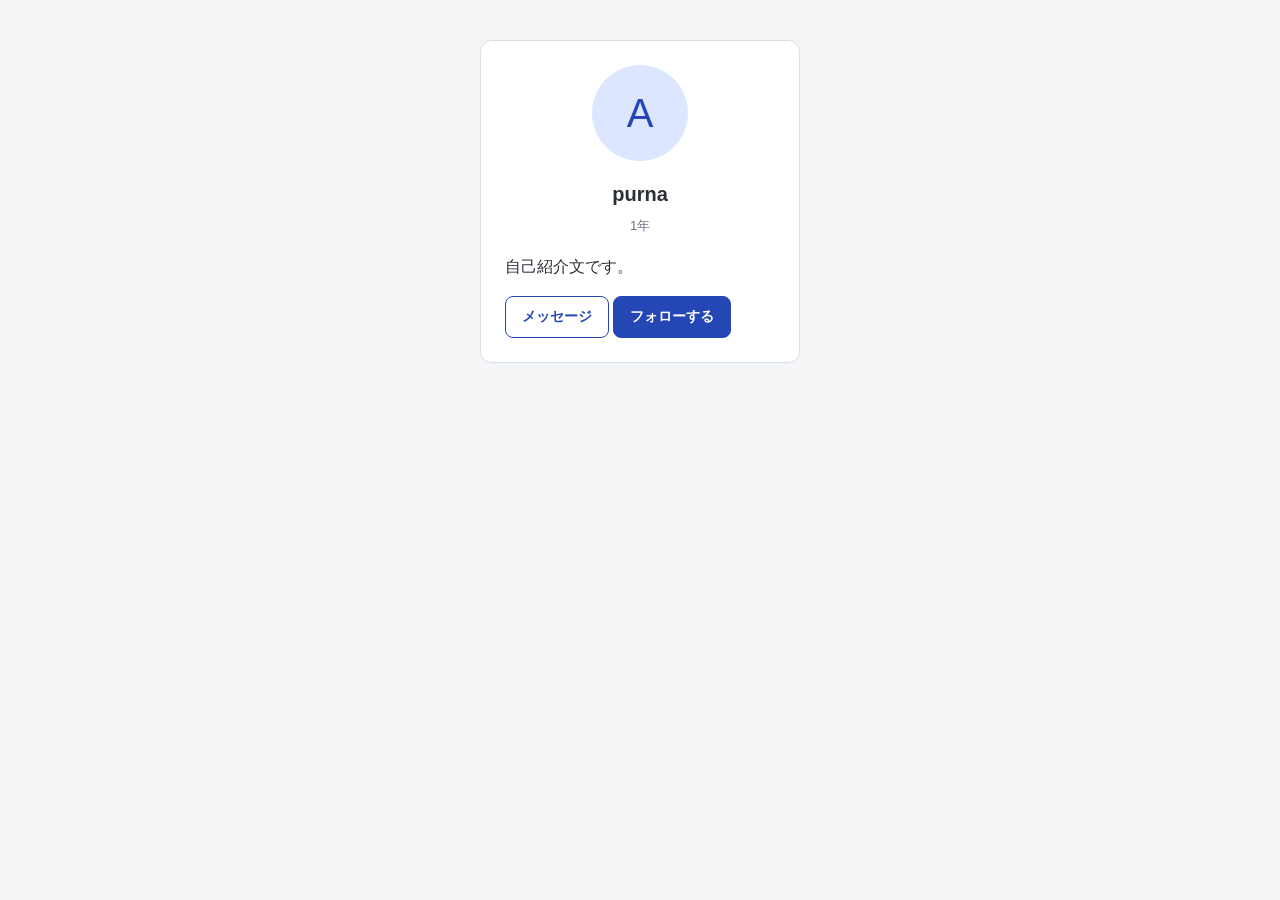
<file: 20261002/index.html>
<!DOCTYPE html>
<html lang="en">
<head>
    <meta charset="UTF-8">
    <meta name="viewport" content="width=device-width, initial-scale=1.0">
    <title>profile</title>
    <link rel="stylesheet" href="style.css">
</head>
<body>
    <article class="profile">
    <p class="profile__icon">A</p>
    <h1 class="profile__name">purna</h1>
    <p class="profile__year">1年</p>
    <p class="profile__interducation">自己紹介文です。</p>

<div clacc="profile__footer">
    <a class="button" href="#">メッセージ</a>
    <a class="button button--primary" href="#">フォローする</a>
</div>
    </article>
</body>
</html>
</file>
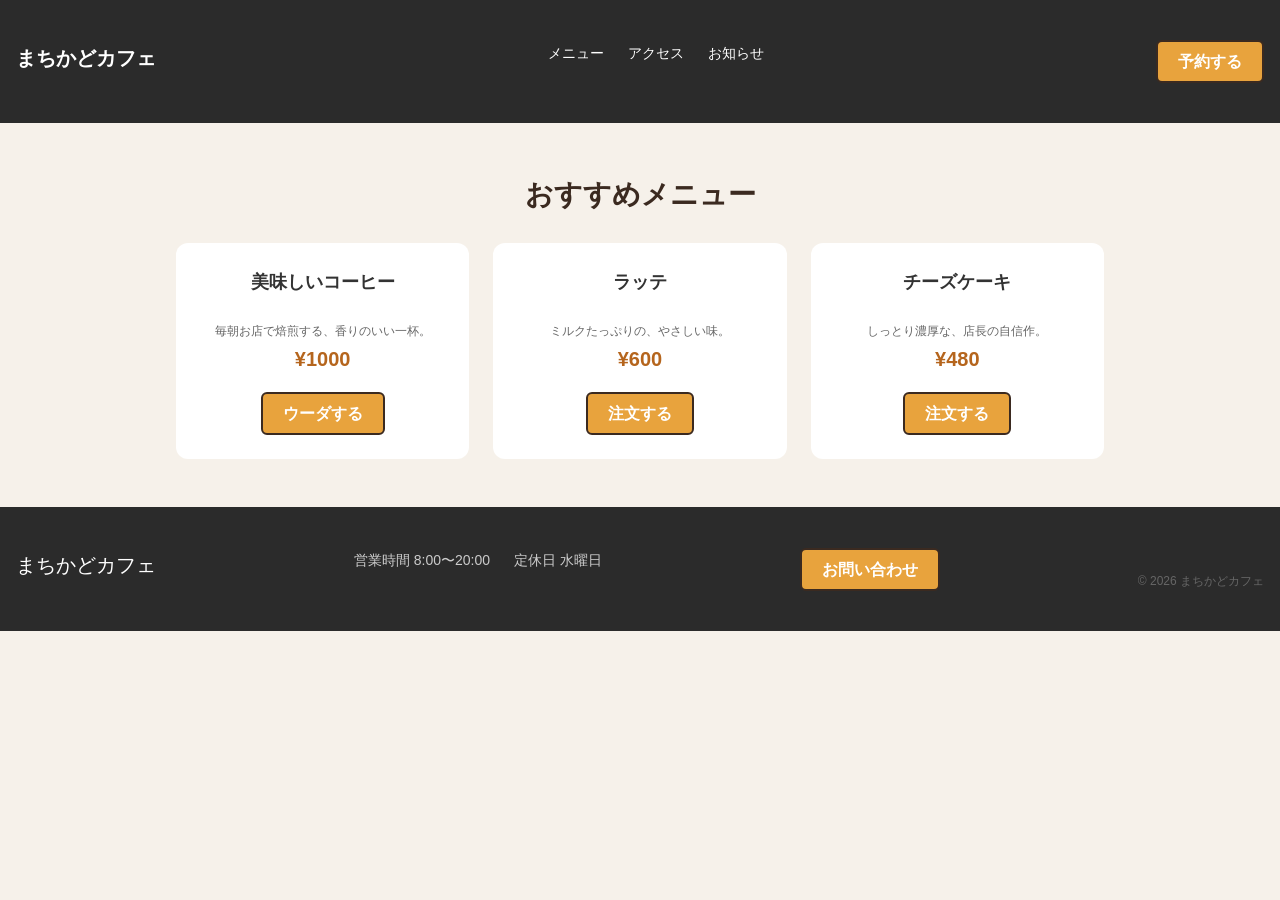
<file: 20261016/index.html>
<!DOCTYPE html>
<html lang="ja">

<head>
    <meta charset="UTF-8">
    <meta name="viewport" content="width=device-width, initial-scale=1.0">
    <title>まちかどカフェ</title>
    <link rel="stylesheet" href="css/base.css">
    <link rel="stylesheet" href="css/header.css">
    <link rel="stylesheet" href="css/main.css">
    <link rel="stylesheet" href="css/footer.css">
</head>

<body>

    <!-- ===== A ヘッダー ここから ===== -->
      <header class="box">
    <h1 class="title">まちかどカフェ</h1>
    <ul class="list">
      <li><a class="link" href="#">メニュー</a></li>
      <li><a class="link" href="#">アクセス</a></li>
      <li><a class="link" href="#">お知らせ</a></li>
    </ul>
    <a class="btn" href="#">予約する</a>
  </header>

    <!-- ===== A ヘッダー ここまで ===== -->

    <!-- ===== B メイン ここから ===== -->

    <main class="side-menu">
        <h2 class="side-menu__title">おすすめメニュー</h2>
        <ul class="side-menu__list">
            <li class="item">
                <h3 class="name">美味しいコーヒー</h3>
                <p class="text">毎朝お店で焙煎する、香りのいい一杯。</p>
                <p class="price">¥1000</p>
                <a class="btn" href="#">ウーダする</a>
            </li>
            <li class="item">
                <h3 class="name">ラッテ</h3>
                <p class="text">ミルクたっぷりの、やさしい味。</p>
                <p class="price">¥600</p>
                <a class="btn" href="#">注文する</a>
            </li>
            <li class="item">
                <h3 class="name">チーズケーキ</h3>
                <p class="text">しっとり濃厚な、店長の自信作。</p>
                <p class="price">¥480</p>
                <a class="btn" href="#">注文する</a>
            </li>
        </ul>
    </main>

    <!-- ===== B メイン ここまで ===== -->

    <!-- ===== C フッター ここから ===== -->

  <footer class="box">
    <p class="title">まちかどカフェ</p>
    <ul class="list">
      <li>営業時間 8:00〜20:00</li>
      <li>定休日 水曜日</li>
    </ul>
    <a class="btn" href="#">お問い合わせ</a>
    <p class="text">© 2026 まちかどカフェ</p>
  </footer>

    <!-- ===== C フッター ここまで ===== -->
</body>

</html>
</file>
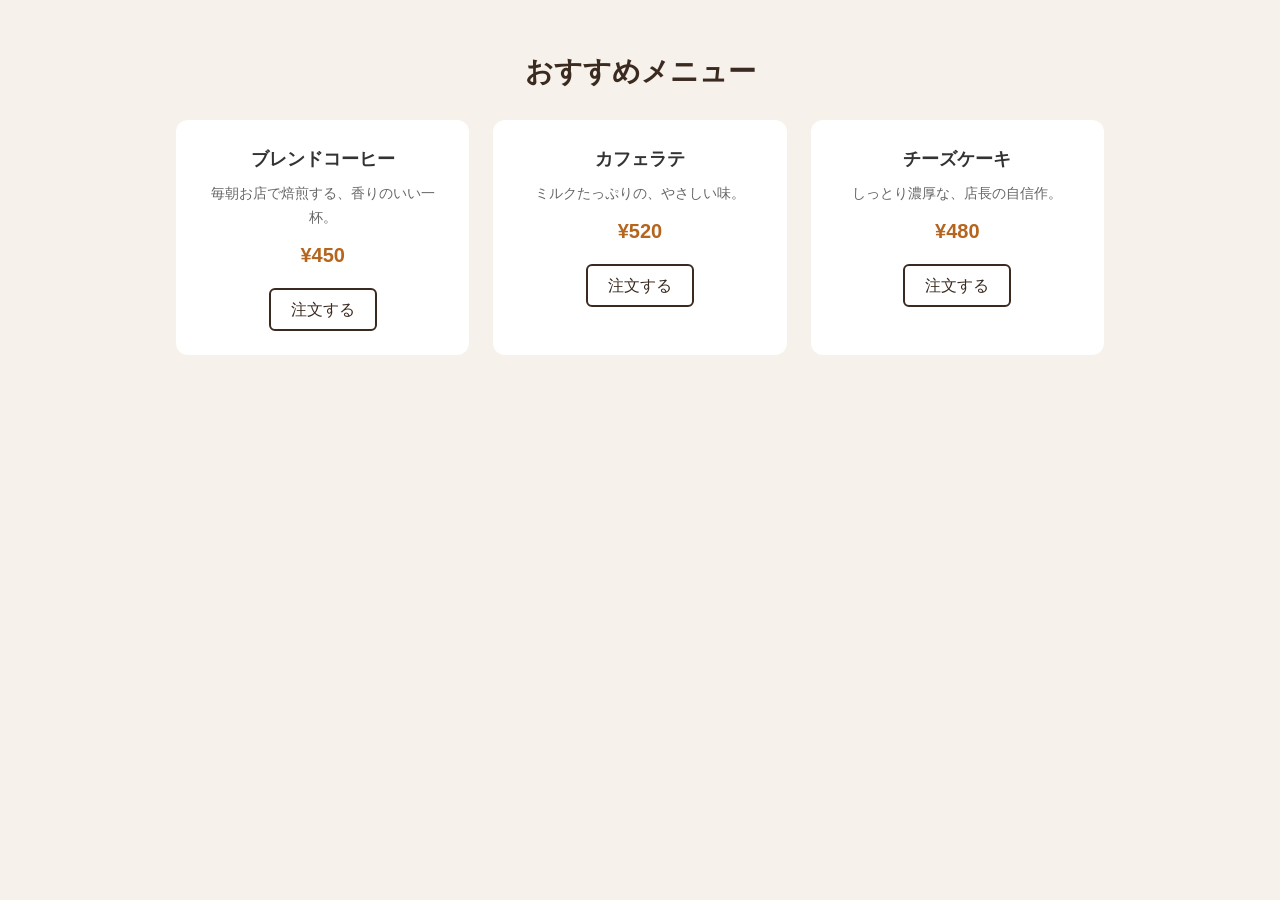
<file: 20261002/20261009/index.html>
<!DOCTYPE html>
<html lang="ja">

<head>
    <meta charset="UTF-8">
    <meta name="viewport" content="width=device-width, initial-scale=1.0">
    <title>まちかどカフェ</title>
    <link rel="stylesheet" href="css/base.css">
    <link rel="stylesheet" href="css/header.css">
    <link rel="stylesheet" href="css/main.css">
    <link rel="stylesheet" href="css/footer.css">
</head>

<body>

    <!-- ===== A ヘッダー ここから ===== -->

    <!-- ===== A ヘッダー ここまで ===== -->

    <!-- ===== B メイン ここから ===== -->

    <main class="box">
        <h2 class="title">おすすめメニュー</h2>
        <ul class="list">
            <li class="item">
                <h3 class="name">ブレンドコーヒー</h3>
                <p class="text">毎朝お店で焙煎する、香りのいい一杯。</p>
                <p class="price">¥450</p>
                <a class="btn" href="#">注文する</a>
            </li>
            <li class="item">
                <h3 class="name">カフェラテ</h3>
                <p class="text">ミルクたっぷりの、やさしい味。</p>
                <p class="price">¥520</p>
                <a class="btn" href="#">注文する</a>
            </li>
            <li class="item">
                <h3 class="name">チーズケーキ</h3>
                <p class="text">しっとり濃厚な、店長の自信作。</p>
                <p class="price">¥480</p>
                <a class="btn" href="#">注文する</a>
            </li>
        </ul>
    </main>

    <!-- ===== B メイン ここまで ===== -->

    <!-- ===== C フッター ここから ===== -->

    <!-- ===== C フッター ここまで ===== -->
</body>

</html>
</file>
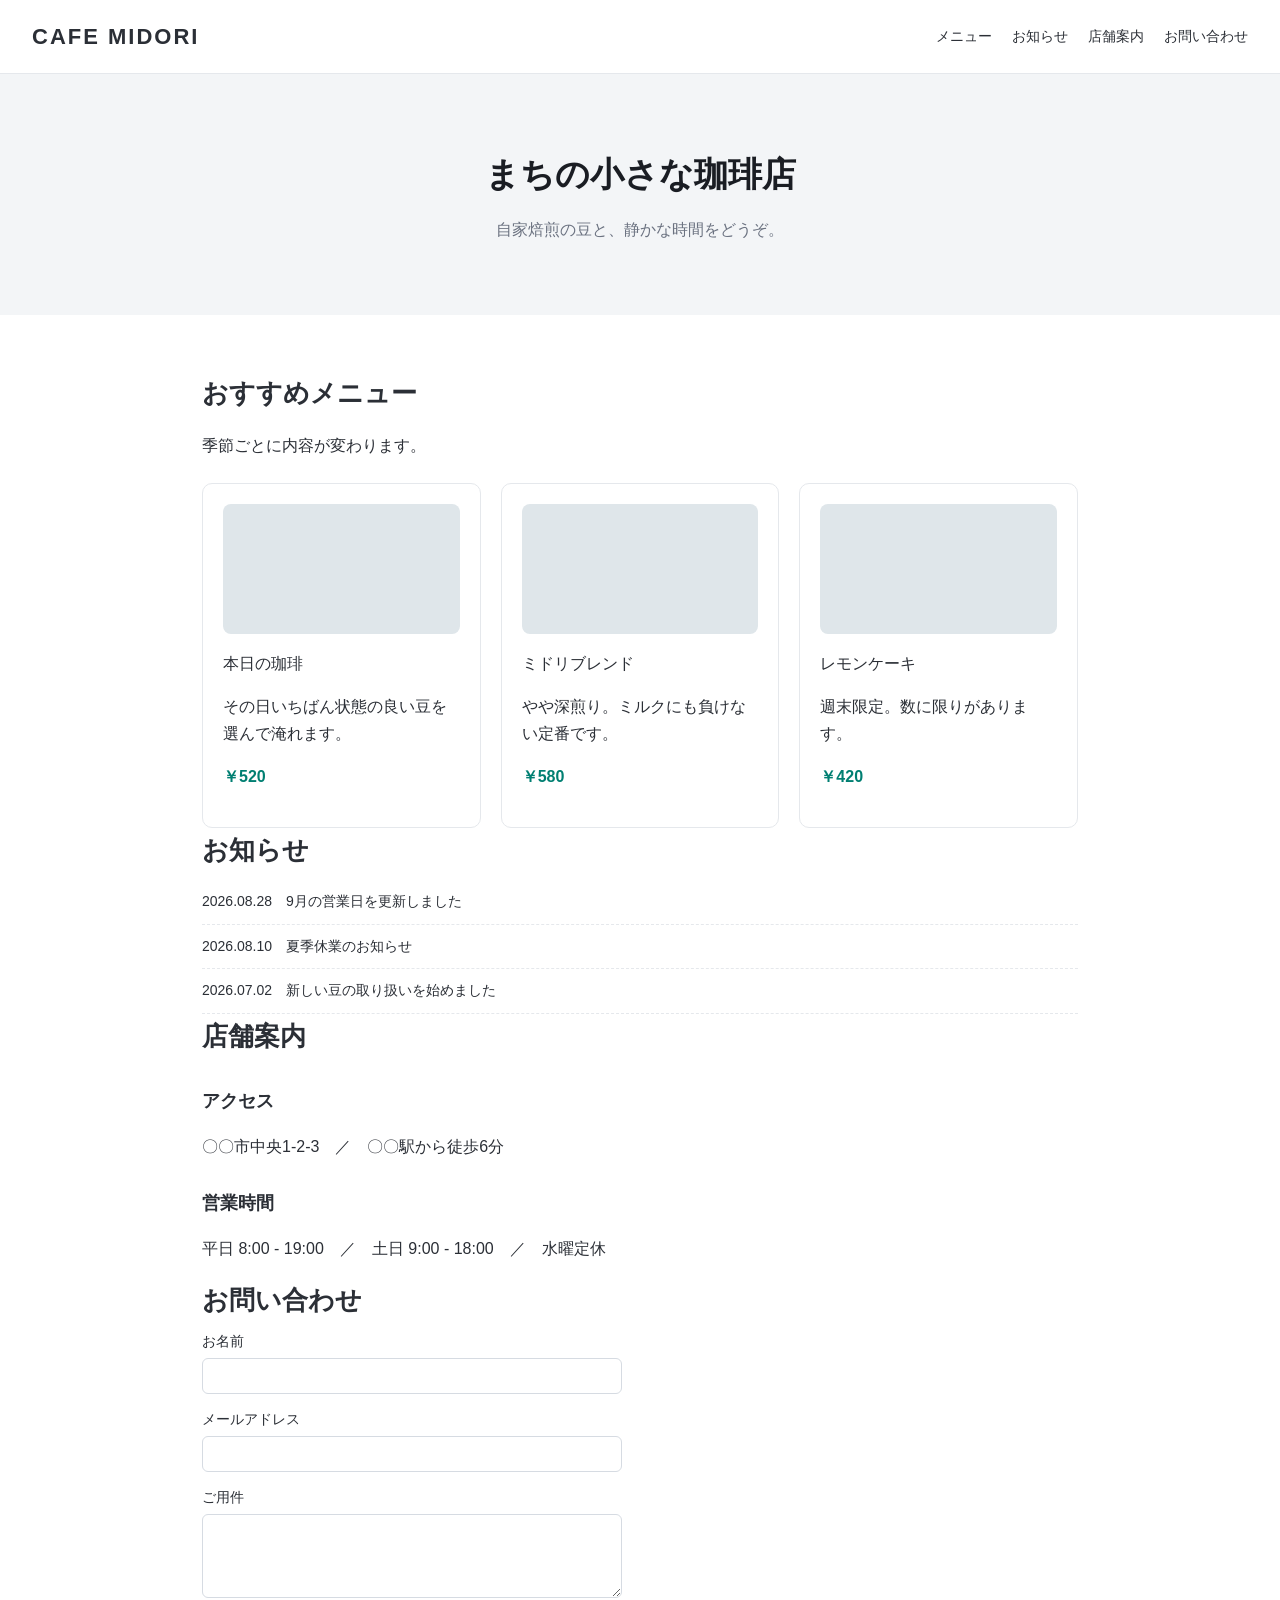
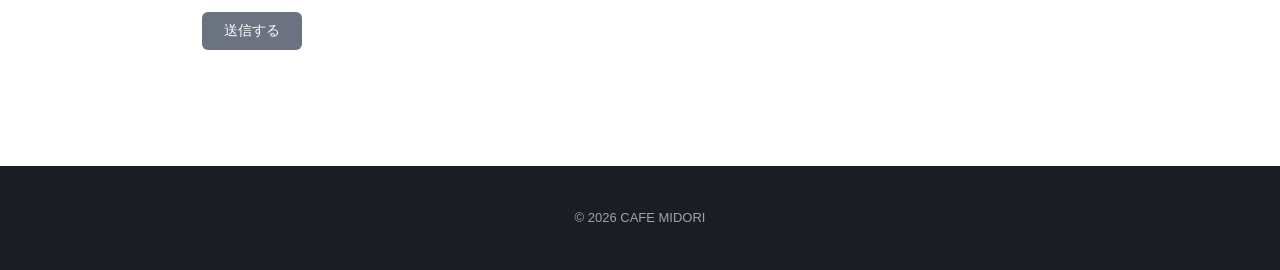
<file: 20260904/sample-site.html>
<!DOCTYPE html>
<html lang="ja">
<head>
<meta charset="UTF-8">
<meta name="viewport" content="width=device-width, initial-scale=1.0">
<title>CAFE MIDORI｜まちの小さな珈琲店</title>
<style>
  /* ===== ベース ===== */
  * { box-sizing: border-box; }
  body { margin: 0; font-family: "Helvetica Neue", Arial, "Hiragino Kaku Gothic ProN", "Meiryo", sans-serif; color: #2b2f36; line-height: 1.7; }
  img { max-width: 100%; border-radius: 8px; display: block; }

  /* ===== ヘッダー ===== */
  header { display: flex; justify-content: space-between; align-items: center; padding: 18px 32px; border-bottom: 1px solid #e5e8ec; }
  header h1 { font-size: 22px; letter-spacing: 2px; margin: 0; }
  nav ul { display: flex; gap: 20px; list-style: none; margin: 0; padding: 0; font-size: 14px; }

  /* ===== ヒーロー ===== */
  .hero { padding: 72px 32px; background: #f3f5f7; text-align: center; }
  .hero-title { font-size: 34px; font-weight: bold; margin: 0 0 12px; }
  .hero-text { color: #6b7280; margin: 0; }

  /* ===== 本文 ===== */
  main { max-width: 940px; margin: 0 auto; padding: 56px 32px; }
  h2 { font-size: 26px; margin: 0 0 8px; }
  h3 { font-size: 18px; margin: 28px 0 8px; }

  /* ===== 商品カード ===== */
  .cards { display: flex; gap: 20px; margin-top: 24px; flex-wrap: wrap; }
  .card { flex: 1 1 260px; border: 1px solid #e5e8ec; border-radius: 10px; padding: 20px; }
  .card-title { font-size: 17px; font-weight: bold; margin: 12px 0 6px; }
  #shop .card .price { color: #017f72; font-weight: bold; }

  /* ===== お知らせ ===== */
  .news li { padding: 10px 0; border-bottom: 1px dashed #e5e8ec; font-size: 14px; list-style: none; }
  .news { padding: 0; margin: 0; }

  /* ===== フォーム ===== */
  form label { display: block; font-size: 14px; margin-bottom: 4px; }
  form input, form textarea { display: block; width: 100%; max-width: 420px; padding: 9px; margin-bottom: 14px; border: 1px solid #d6dbe2; border-radius: 6px; font-size: 14px; }
  .btn { background: #6b7280 !important; color: #fff; border: none; padding: 10px 22px; border-radius: 6px; font-size: 14px; cursor: pointer; }

  /* ===== フッター ===== */
  footer { background: #1a1d23; color: #9aa4b2; padding: 28px 32px; font-size: 13px; text-align: center; margin-top: 60px; }

  /* ============================================================
     ここから下が「あとから追加した」CSS。
     4つとも、書いたはずなのに画面に反映されない。
     ============================================================ */
  .price      { color: #d4593f; }          /* 課題1：価格を赤くしたい */
  .card-title { font-size: 22px; }         /* 課題2：カード見出しを大きくしたい */
  .btn        { background: #00a896; }     /* 課題3：ボタンを緑にしたい */
  .hero-title { color: #017f72; }          /* 課題4：ヒーローの見出しを緑にしたい */
</style>
</head>
<body>

  <header>
    <h1>CAFE MIDORI</h1>
    <nav>
      <ul>
        <li>メニュー</li>
        <li>お知らせ</li>
        <li>店舗案内</li>
        <li>お問い合わせ</li>
      </ul>
    </nav>
  </header>

  <section class="hero">
    <p class="hero-title" style="color:#1a1d23;">まちの小さな珈琲店</p>
    <p class="hero-text">自家焙煎の豆と、静かな時間をどうぞ。</p>
  </section>

  <main>

    <section id="shop">
      <h2>おすすめメニュー</h2>
      <p>季節ごとに内容が変わります。</p>

      <div class="cards">
        <article class="card">
          <img src="data:image/svg+xml;utf8,<svg xmlns='http://www.w3.org/2000/svg' width='400' height='220'><rect width='400' height='220' fill='%23dfe6ea'/></svg>" alt="本日の珈琲">
          <p class="cardtitle">本日の珈琲</p>
          <p>その日いちばん状態の良い豆を選んで淹れます。</p>
          <p class="price">￥520</p>
        </article>
        <article class="card">
          <img src="data:image/svg+xml;utf8,<svg xmlns='http://www.w3.org/2000/svg' width='400' height='220'><rect width='400' height='220' fill='%23dfe6ea'/></svg>" alt="ミドリブレンド">
          <p class="cardtitle">ミドリブレンド</p>
          <p>やや深煎り。ミルクにも負けない定番です。</p>
          <p class="price">￥580</p>
        </article>
        <article class="card">
          <img src="data:image/svg+xml;utf8,<svg xmlns='http://www.w3.org/2000/svg' width='400' height='220'><rect width='400' height='220' fill='%23dfe6ea'/></svg>" alt="レモンケーキ">
          <p class="cardtitle">レモンケーキ</p>
          <p>週末限定。数に限りがあります。</p>
          <p class="price">￥420</p>
        </article>
      </div>
    </section>

    <section>
      <h2>お知らせ</h2>
      <ul class="news">
        <li>2026.08.28　9月の営業日を更新しました</li>
        <li>2026.08.10　夏季休業のお知らせ</li>
        <li>2026.07.02　新しい豆の取り扱いを始めました</li>
      </ul>
    </section>

    <section>
      <h2>店舗案内</h2>
      <h3>アクセス</h3>
      <p>〇〇市中央1-2-3　／　〇〇駅から徒歩6分</p>
      <h3>営業時間</h3>
      <p>平日 8:00 - 19:00　／　土日 9:00 - 18:00　／　水曜定休</p>
    </section>

    <section>
      <h2>お問い合わせ</h2>
      <form>
        <label for="name">お名前</label>
        <input type="text" id="name">
        <label for="mail">メールアドレス</label>
        <input type="email" id="mail">
        <label for="body">ご用件</label>
        <textarea id="body" rows="4"></textarea>
        <button type="button" class="btn">送信する</button>
      </form>
    </section>

  </main>

  <footer>
    <p>&copy; 2026 CAFE MIDORI</p>
  </footer>

</body>
</html>
</file>
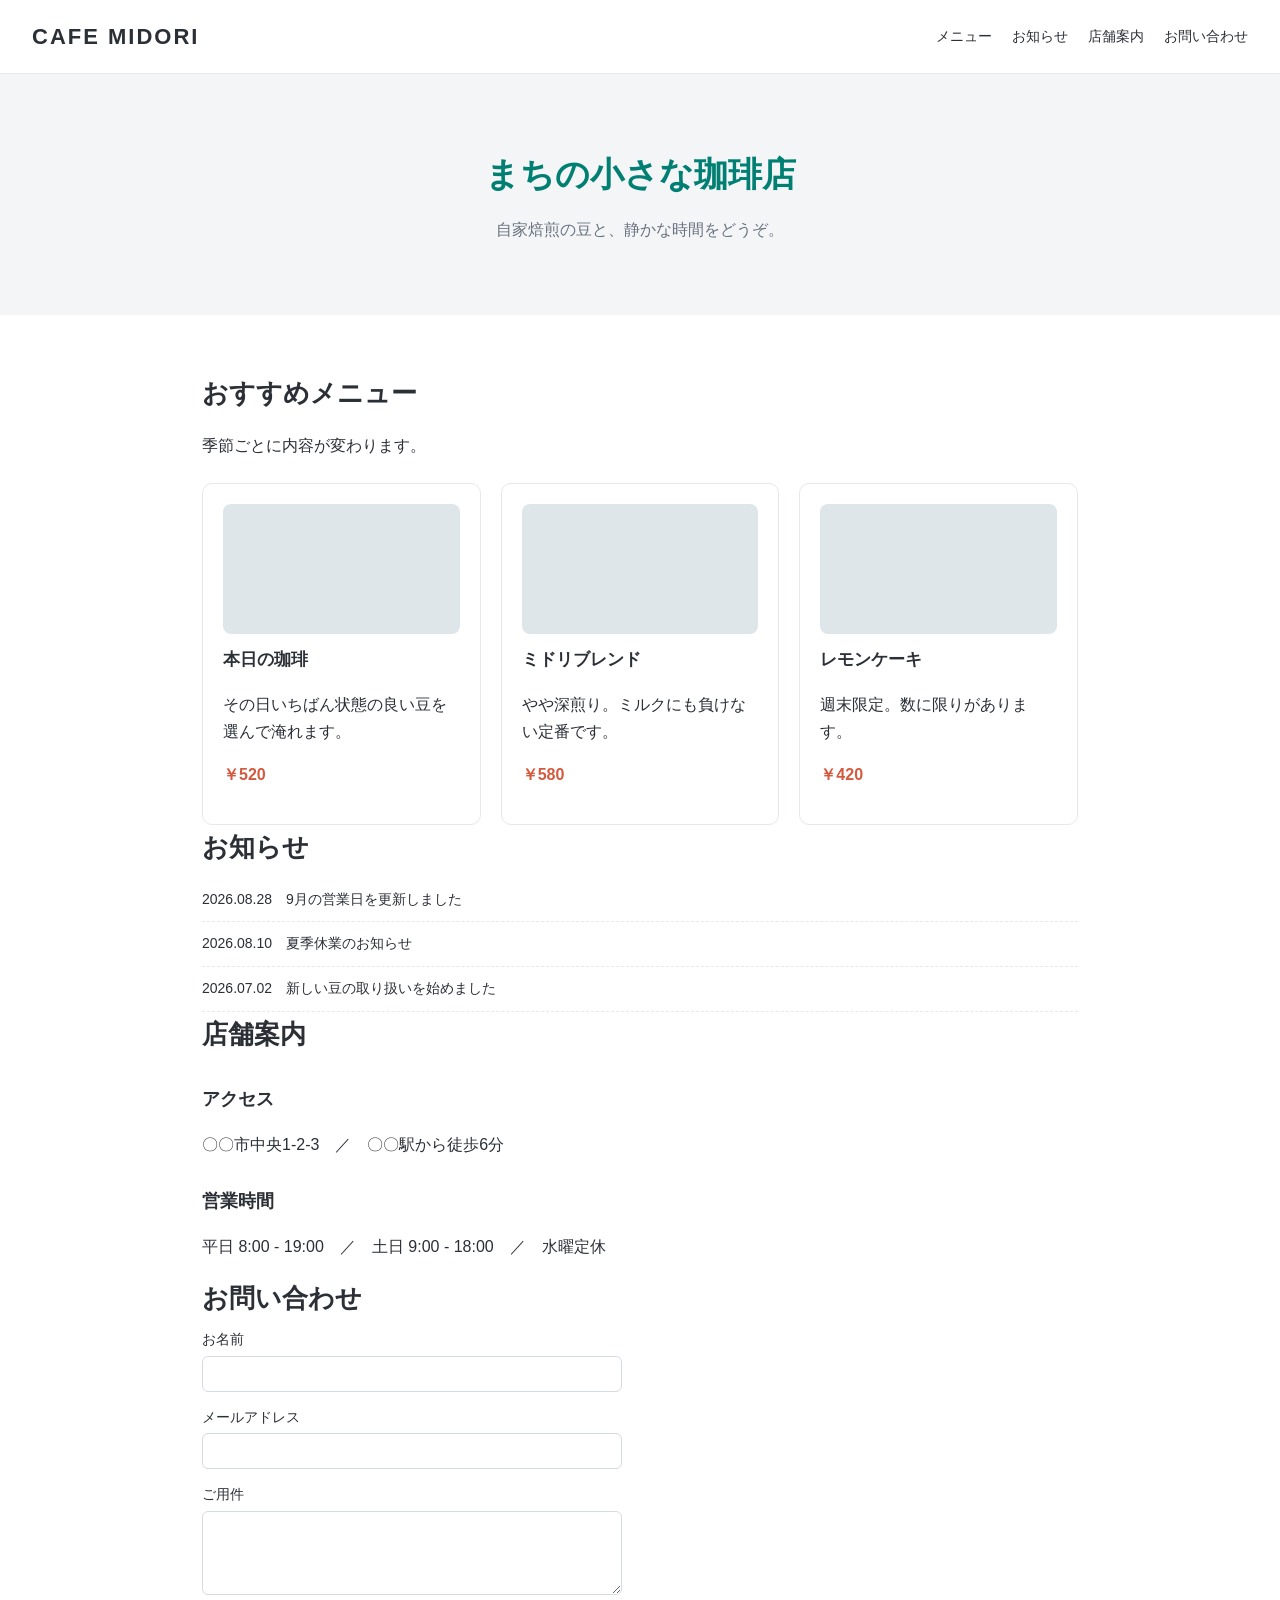
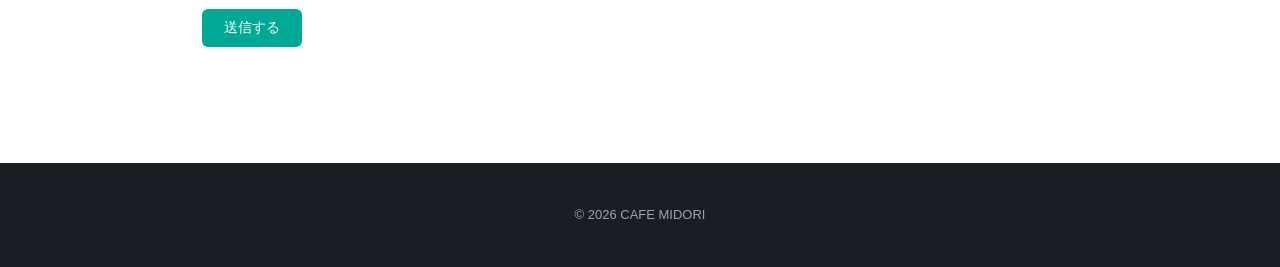
<file: 20260918/sample-site.html>
<!DOCTYPE html>
<html lang="ja">
<head>
<meta charset="UTF-8">
<meta name="viewport" content="width=device-width, initial-scale=1.0">
<title>CAFE MIDORI｜まちの小さな珈琲店</title>
<style>
  /* ===== ベース ===== */
  * { box-sizing: border-box; }
  body { margin: 0; font-family: "Helvetica Neue", Arial, "Hiragino Kaku Gothic ProN", "Meiryo", sans-serif; color: #2b2f36; line-height: 1.7; }
  img { max-width: 100%; border-radius: 8px; display: block; }

  /* ===== ヘッダー ===== */
  header { display: flex; justify-content: space-between; align-items: center; padding: 18px 32px; border-bottom: 1px solid #e5e8ec; }
  header h1 { font-size: 22px; letter-spacing: 2px; margin: 0; }
  nav ul { display: flex; gap: 20px; list-style: none; margin: 0; padding: 0; font-size: 14px; }

  /* ===== ヒーロー ===== */
  .hero { padding: 72px 32px; background: #f3f5f7; text-align: center; }
  .hero-title { font-size: 34px; font-weight: bold; margin: 0 0 12px; }
  .hero-text { color: #6b7280; margin: 0; }

  /* ===== 本文 ===== */
  main { max-width: 940px; margin: 0 auto; padding: 56px 32px; }
  h2 { font-size: 26px; margin: 0 0 8px; }
  h3 { font-size: 18px; margin: 28px 0 8px; }

  /* ===== 商品カード ===== */
  .cards { display: flex; gap: 20px; margin-top: 24px; flex-wrap: wrap; }
  .card { flex: 1 1 260px; border: 1px solid #e5e8ec; border-radius: 10px; padding: 20px; }
  .card-title { font-size: 17px; font-weight: bold; margin: 12px 0 6px; }
  .card .price { color:  #d4593f; font-weight: bold; }

  /* ===== お知らせ ===== */
  .news li { padding: 10px 0; border-bottom: 1px dashed #e5e8ec; font-size: 14px; list-style: none; }
  .news { padding: 0; margin: 0; }

  /* ===== フォーム ===== */
  form label { display: block; font-size: 14px; margin-bottom: 4px; }
  form input, form textarea { display: block; width: 100%; max-width: 420px; padding: 9px; margin-bottom: 14px; border: 1px solid #d6dbe2; border-radius: 6px; font-size: 14px; }
  .btn { background: #00a896; color: #fff; border: none; padding: 10px 22px; border-radius: 6px; font-size: 14px; cursor: pointer; }

  /* ===== フッター ===== */
  footer { background: #1a1d23; color: #9aa4b2; padding: 28px 32px; font-size: 13px; text-align: center; margin-top: 60px; }

  /* ============================================================
     ここから下が「あとから追加した」CSS。
     4つとも、書いたはずなのに画面に反映されない。
     ============================================================ */
  
  .hero-title { color: #017f72; }          /* 課題4：ヒーローの見出しを緑にしたい */
</style>
</head>
<body>

  <header>
    <h1>CAFE MIDORI</h1>
    <nav>
      <ul>
        <li>メニュー</li>
        <li>お知らせ</li>
        <li>店舗案内</li>
        <li>お問い合わせ</li>
      </ul>
    </nav>
  </header>

  <section class="hero">
    <p class="hero-title">まちの小さな珈琲店</p>
    <p class="hero-text">自家焙煎の豆と、静かな時間をどうぞ。</p>
  </section>

  <main>

    <section id="shop">
      <h2>おすすめメニュー</h2>
      <p>季節ごとに内容が変わります。</p>

      <div class="cards">
        <article class="card">
          <img src="data:image/svg+xml;utf8,<svg xmlns='http://www.w3.org/2000/svg' width='400' height='220'><rect width='400' height='220' fill='%23dfe6ea'/></svg>" alt="本日の珈琲">
          <p class="card-title">本日の珈琲</p>
          <p>その日いちばん状態の良い豆を選んで淹れます。</p>
          <p class="price">￥520</p>
        </article>
        <article class="card">
          <img src="data:image/svg+xml;utf8,<svg xmlns='http://www.w3.org/2000/svg' width='400' height='220'><rect width='400' height='220' fill='%23dfe6ea'/></svg>" alt="ミドリブレンド">
          <p class="card-title">ミドリブレンド</p>
          <p>やや深煎り。ミルクにも負けない定番です。</p>
          <p class="price">￥580</p>
        </article>
        <article class="card">
          <img src="data:image/svg+xml;utf8,<svg xmlns='http://www.w3.org/2000/svg' width='400' height='220'><rect width='400' height='220' fill='%23dfe6ea'/></svg>" alt="レモンケーキ">
          <p class="card-title">レモンケーキ</p>
          <p>週末限定。数に限りがあります。</p>
          <p class="price">￥420</p>
        </article>
      </div>
    </section>

    <section>
      <h2>お知らせ</h2>
      <ul class="news">
        <li>2026.08.28　9月の営業日を更新しました</li>
        <li>2026.08.10　夏季休業のお知らせ</li>
        <li>2026.07.02　新しい豆の取り扱いを始めました</li>
      </ul>
    </section>

    <section>
      <h2>店舗案内</h2>
      <h3>アクセス</h3>
      <p>〇〇市中央1-2-3　／　〇〇駅から徒歩6分</p>
      <h3>営業時間</h3>
      <p>平日 8:00 - 19:00　／　土日 9:00 - 18:00　／　水曜定休</p>
    </section>

    <section>
      <h2>お問い合わせ</h2>
      <form>
        <label for="name">お名前</label>
        <input type="text" id="name">
        <label for="mail">メールアドレス</label>
        <input type="email" id="mail">
        <label for="body">ご用件</label>
        <textarea id="body" rows="4"></textarea>
        <button type="button" class="btn">送信する</button>
      </form>
    </section>

  </main>

  <footer>
    <p>&copy; 2026 CAFE MIDORI</p>
  </footer>

</body>
</html>
</file>
<file: 20261002/style.css>
/*common*/
* {
  box-sizing: border-box;
}

body {
  margin: 0;
  padding: 40px 20px;
  background: #f3f5f7;
  color: #2b2f36;
  font-family: sans-serif;
  line-height: 1.7;

.button {
display: inline-block;
padding: 8px 16px;
border: 1px solid #2447b5;
border-radius: 8px;
color: #2447b5;
font-size: 14px;
font-weight: bold;
text-decoration: none;
}

.button--primary {
background: #2447b5;
color: #ffffff;
}

/*common*/

/*common*/
.profile {
  max-width: 320px;
  margin: 0 auto;
  padding: 24px;
  background: #ffffff;
  border: 1px solid #d8dee6;
  border-radius: 12px;
}
.profile__icon {
    width: 96px;
    height: 96px;
    margin: 0 auto 16px;
    border-radius: 50%;
    background: #dce7ff;
    color: #2447b5;
    font-size: 40px;
    line-height: 96px;
    text-align: center;
}
.profile__name {
    margin: 0;
    font-size: 20px;
    text-align: center;
}
.profile__year {
    margin: 4px 0 16px;
    font-size: 13px;
    color: #6b7280;
    text-align: center;
 }
  .profile__footer {
display: flex;
justify-content: center;
gap: 10px;
margin-top: 20px;
}
    /*common*/
</file>
<file: 20261016/css/base.css>
/* base.css … 先生が用意したファイル。だれも書きかえない */

* {
  box-sizing: border-box;
}

body {
  margin: 0;
  font-family: sans-serif;
  color: #333;
  background: #f6f1ea;
  line-height: 1.7;
}
</file>
<file: 20261016/css/header.css>
/* header.css … A さんの担当 */
/* header.css … A さんの担当 */
.box {
  display: flex;
  justify-content: space-between;
  align-items: center;
  padding: 16px 32px;
  background: #3b2a20;
}

.title {
  margin: 0;
  font-size: 22px;
  color: #fff;
}

.list {
  display: flex;
  gap: 24px;
  margin: 0;
  padding: 0;
  list-style: none;
}

.link {
  color: #fff;
  text-decoration: none;
}

.btn {
  padding: 8px 20px;
  border-radius: 999px;
  background: #e8a33d;
  color: #3b2a20;
  font-weight: bold;
  text-decoration: none;
}
</file>
<file: 20261016/css/main.css>
/* main.css … B さんの担当 */

.side-menu {
    max-width: 960px;
    margin: 0 auto;
    padding: 48px 16px;
}

.side-menu__title {
    margin: 0 0 24px;
    font-size: 28px;
    text-align: center;
    color: #3b2a20;
}

.side-menu__list{
    display: flex;
    gap: 24px;
    margin: 0;
    padding: 0;
    list-style: none;
}

.item {
    flex: 1;
    padding: 24px;
    border-radius: 12px;
    background: #fff;
    text-align: center;
}

.name {
    margin: 0;
    font-size: 18px;
}

.text {
    margin: 8px 0;
    font-size: 14px;
    color: #666;
}

.price {
    margin: 0 0 16px;
    font-size: 20px;
    font-weight: bold;
    color: #b5651d;
}

.btn {
    display: inline-block;
    padding: 6px 20px;
    border: 2px solid #3b2a20;
    border-radius: 6px;
    color: #3b2a20;
    text-decoration: none;
}
</file>
<file: 20261016/css/footer.css>
/* main.css … B さんの担当 */

.box {
  padding: 40px 16px;
  background: #2b2b2b;
  color: #ccc;
  text-align: center;
}

.title {
  margin: 0 0 8px;
  font-size: 20px;
  color: #fff;
}

.list {
  margin: 0 0 16px;
  padding: 0;
  list-style: none;
  font-size: 14px;
}

.btn {
  color: #fff;
}

.text {
  margin: 24px 0 0;
  font-size: 12px;
}
</file>
<file: 20261002/20261009/css/base.css>
/* base.css … 先生が用意したファイル。だれも書きかえない */

* {
  box-sizing: border-box;
}

body {
  margin: 0;
  font-family: sans-serif;
  color: #333;
  background: #f6f1ea;
  line-height: 1.7;
}
</file>
<file: 20261002/20261009/css/header.css>
/* header.css … A さんの担当 */
</file>
<file: 20261002/20261009/css/main.css>
/* main.css … B さんの担当 */

.box {
    max-width: 960px;
    margin: 0 auto;
    padding: 48px 16px;
}

.title {
    margin: 0 0 24px;
    font-size: 28px;
    text-align: center;
    color: #3b2a20;
}

.list {
    display: flex;
    gap: 24px;
    margin: 0;
    padding: 0;
    list-style: none;
}

.item {
    flex: 1;
    padding: 24px;
    border-radius: 12px;
    background: #fff;
    text-align: center;
}

.name {
    margin: 0;
    font-size: 18px;
}

.text {
    margin: 8px 0;
    font-size: 14px;
    color: #666;
}

.price {
    margin: 0 0 16px;
    font-size: 20px;
    font-weight: bold;
    color: #b5651d;
}

.btn {
    display: inline-block;
    padding: 6px 20px;
    border: 2px solid #3b2a20;
    border-radius: 6px;
    color: #3b2a20;
    text-decoration: none;
}
</file>
<file: 20261002/20261009/css/footer.css>
/* footer.css … C さんの担当 */
</file>
